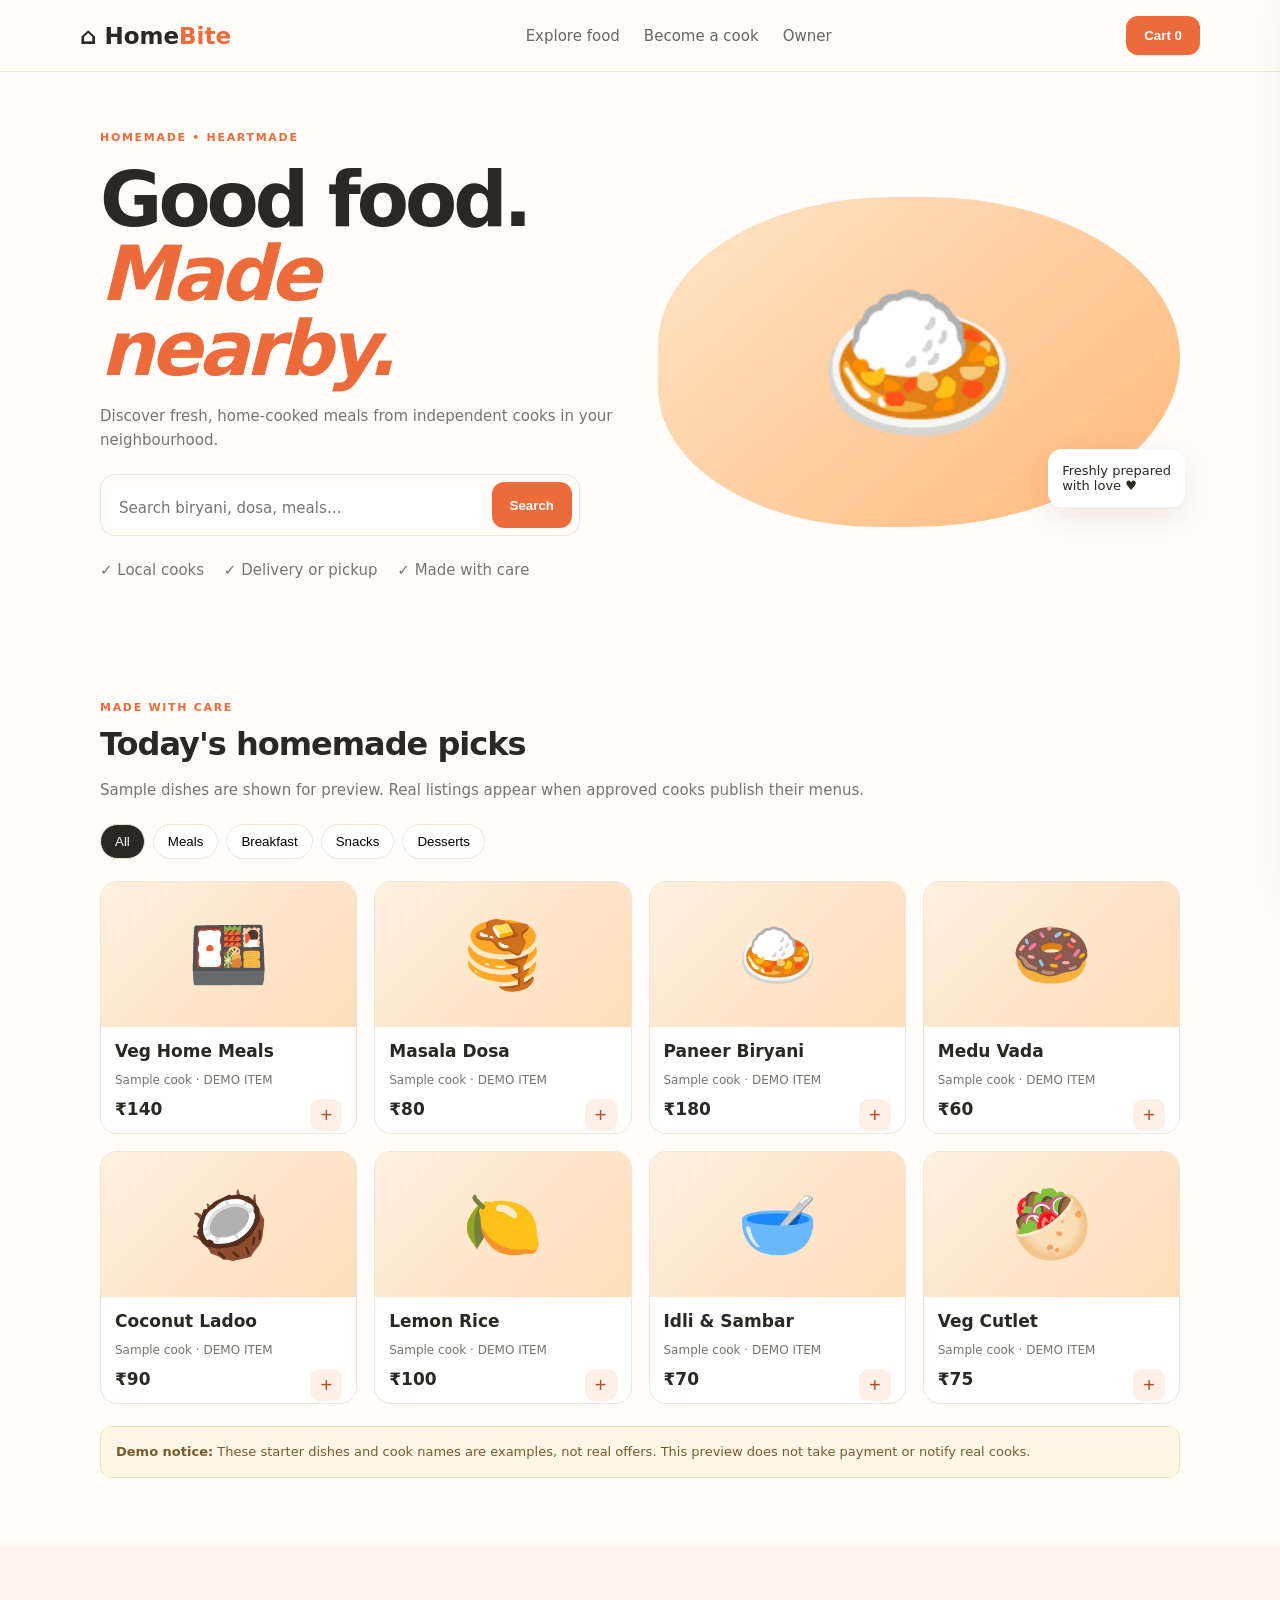
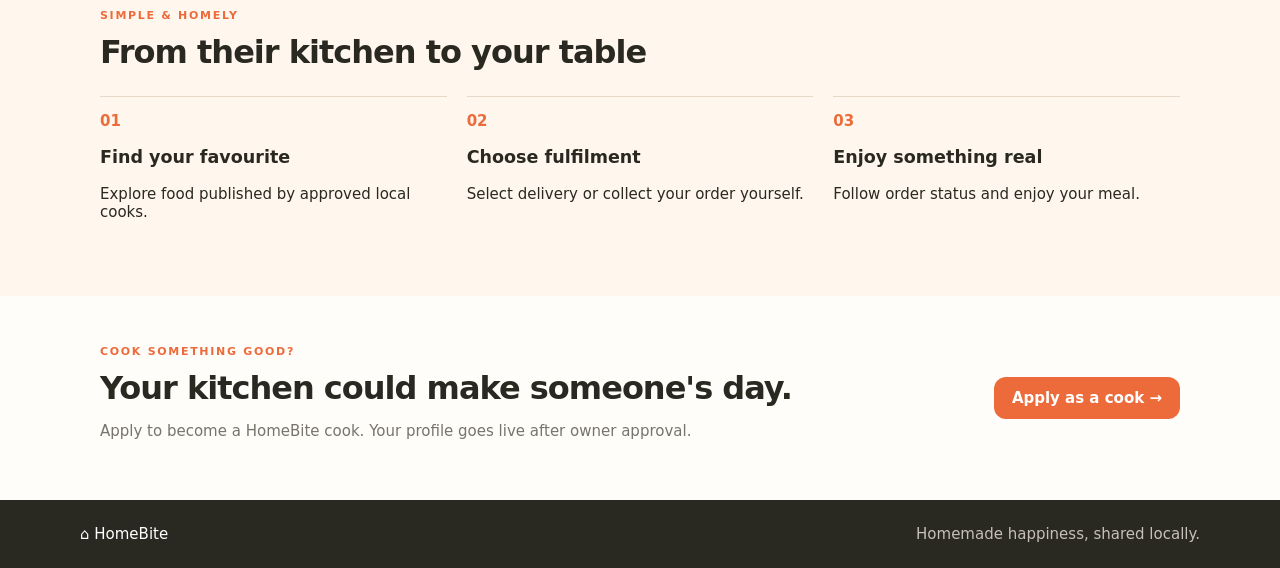
<file: HomeBite-PWA/index.html>
<!doctype html><html lang="en"><head><meta charset="utf-8"><meta name="viewport" content="width=device-width,initial-scale=1"><title>HomeBite | Homemade happiness</title><link rel="stylesheet" href="css/style.css"><link rel="manifest" href="manifest.webmanifest">
<meta name="theme-color" content="#ed6b3b">
<link rel="icon" href="icons/icon.svg" type="image/svg+xml">
<meta name="apple-mobile-web-app-capable" content="yes">
<meta name="apple-mobile-web-app-status-bar-style" content="default">
<script defer src="pwa.js"></script>
</head><body>
<header><a class="logo" href="index.html">⌂ Home<span>Bite</span></a><nav><a href="#food">Explore food</a><a href="cook.html">Become a cook</a><a href="owner.html">Owner</a></nav><button id="openCart" class="primary">Cart <b id="count">0</b></button><button id="installApp" class="primary" type="button" hidden>Install HomeBite</button></header>
<main><section class="hero"><div><small>HOMEMADE • HEARTMADE</small><h1>Good food.<br><em>Made nearby.</em></h1><p>Discover fresh, home-cooked meals from independent cooks in your neighbourhood.</p><div class="search"><input id="search" placeholder="Search biryani, dosa, meals…"><button class="primary" id="searchBtn">Search</button></div><p class="muted">✓ Local cooks　 ✓ Delivery or pickup　 ✓ Made with care</p></div><div class="heroart">🍛<span>Freshly prepared<br>with love ♥</span></div></section>
<section id="food"><small>MADE WITH CARE</small><h2>Today's homemade picks</h2><p class="muted">Sample dishes are shown for preview. Real listings appear when approved cooks publish their menus.</p><div class="filters"><button data-cat="All" class="active">All</button><button data-cat="Meals">Meals</button><button data-cat="Breakfast">Breakfast</button><button data-cat="Snacks">Snacks</button><button data-cat="Desserts">Desserts</button></div><div id="foods" class="grid"></div><div class="notice"><b>Demo notice:</b> These starter dishes and cook names are examples, not real offers. This preview does not take payment or notify real cooks.</div></section>
<section class="how"><small>SIMPLE & HOMELY</small><h2>From their kitchen to your table</h2><div class="three"><article><b>01</b><h3>Find your favourite</h3><p>Explore food published by approved local cooks.</p></article><article><b>02</b><h3>Choose fulfilment</h3><p>Select delivery or collect your order yourself.</p></article><article><b>03</b><h3>Enjoy something real</h3><p>Follow order status and enjoy your meal.</p></article></div></section><section class="join"><div><small>COOK SOMETHING GOOD?</small><h2>Your kitchen could make someone's day.</h2><p>Apply to become a HomeBite cook. Your profile goes live after owner approval.</p></div><a class="primary linkbtn" href="cook.html">Apply as a cook →</a></section></main><footer>⌂ HomeBite <span>Homemade happiness, shared locally.</span></footer>
<aside id="cart"><button id="closeCart" class="x">×</button><h2>Your cart</h2><div id="cartRows"></div><b id="subtotal">Subtotal ₹0</b><label>Fulfilment<select id="fulfilment"><option value="delivery">Delivery</option><option value="pickup">Pickup</option></select></label><label>Delivery address / pickup note<input id="address" placeholder="Enter address or note"></label><button id="place" class="primary">Place demo order</button><p class="muted">Demo only — no payment is collected.</p></aside><div id="shade"></div><div id="toast"></div><script src="js/store.js"></script></body></html>
</file>
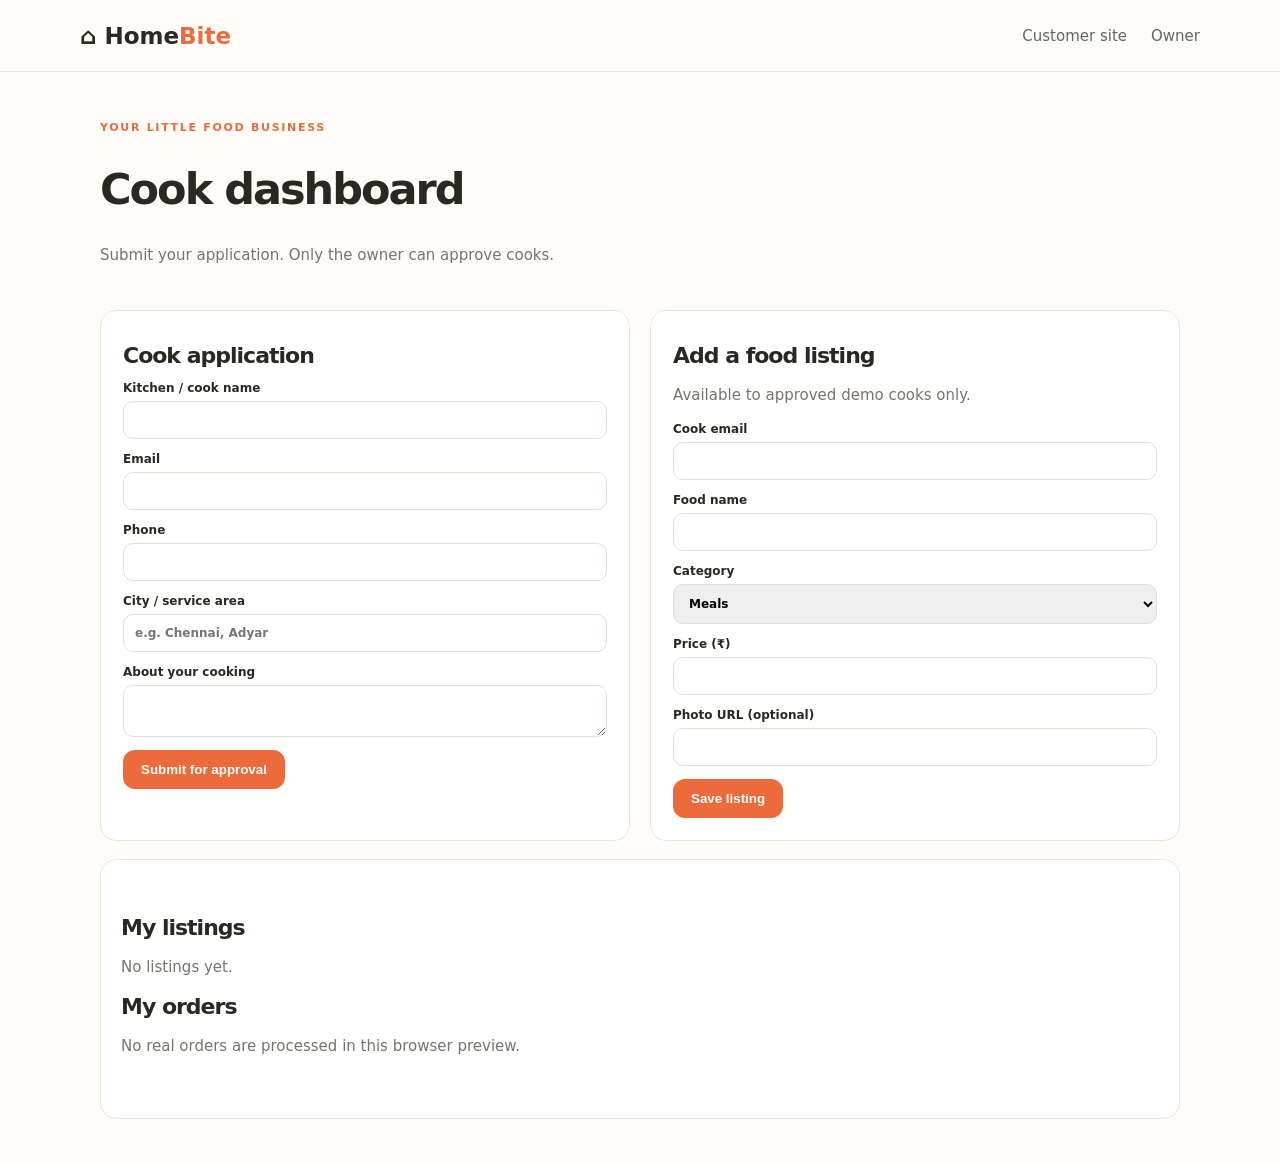
<file: HomeBite-PWA/cook.html>
<!doctype html><html><head><meta charset="utf-8"><meta name="viewport" content="width=device-width,initial-scale=1"><title>Cook dashboard | HomeBite</title><link rel="stylesheet" href="css/style.css"><link rel="manifest" href="manifest.webmanifest">
<meta name="theme-color" content="#ed6b3b">
<link rel="icon" href="icons/icon.svg" type="image/svg+xml">
<meta name="apple-mobile-web-app-capable" content="yes">
<meta name="apple-mobile-web-app-status-bar-style" content="default">
<script defer src="pwa.js"></script>
</head><body><header><a class="logo" href="index.html">⌂ Home<span>Bite</span></a><nav><a href="index.html">Customer site</a><a href="owner.html">Owner</a></nav></header><main class="dash"><small>YOUR LITTLE FOOD BUSINESS</small><h1>Cook dashboard</h1><p class="muted">Submit your application. Only the owner can approve cooks.</p><div class="two"><section class="panel"><h2>Cook application</h2><form id="apply"><label>Kitchen / cook name<input id="name" required></label><label>Email<input id="email" type="email" required></label><label>Phone<input id="phone" required></label><label>City / service area<input id="area" required placeholder="e.g. Chennai, Adyar"></label><label>About your cooking<textarea id="about"></textarea></label><button class="primary">Submit for approval</button></form></section><section class="panel"><h2>Add a food listing</h2><p class="muted">Available to approved demo cooks only.</p><form id="addFood"><label>Cook email<input id="cookEmail" type="email" required></label><label>Food name<input id="foodName" required></label><label>Category<select id="category"><option>Meals</option><option>Breakfast</option><option>Snacks</option><option>Desserts</option></select></label><label>Price (₹)<input id="price" type="number" min="1" required></label><label>Photo URL (optional)<input id="photo" type="url"></label><button class="primary">Save listing</button></form></section></div><section class="panel"><h2>My listings</h2><div id="myFoods"></div><h2>My orders</h2><p class="muted">No real orders are processed in this browser preview.</p></section></main><script src="js/cook.js"></script></body></html>
</file>
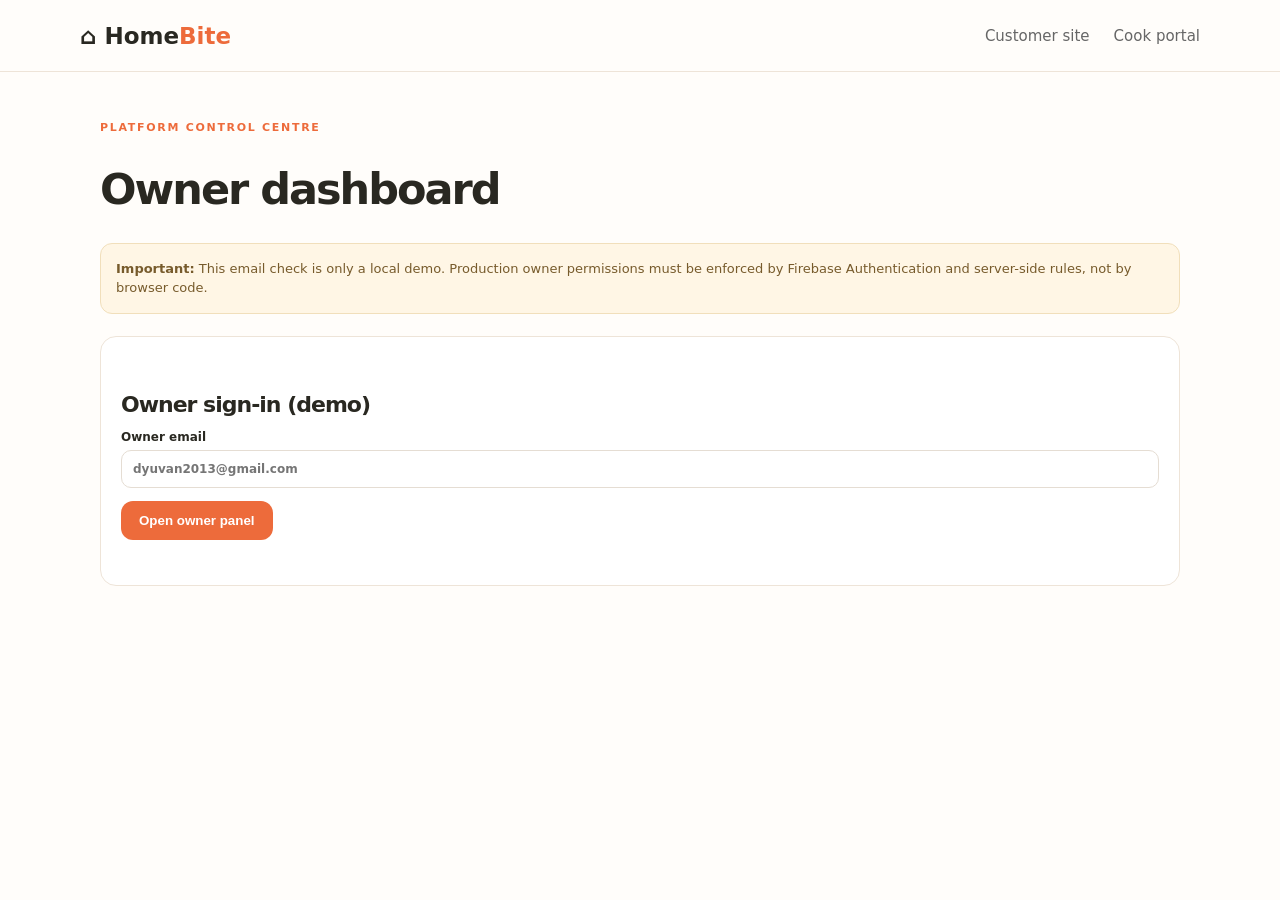
<file: HomeBite-PWA/owner.html>
<!doctype html><html><head><meta charset="utf-8"><meta name="viewport" content="width=device-width,initial-scale=1"><title>Owner dashboard | HomeBite</title><link rel="stylesheet" href="css/style.css"><link rel="manifest" href="manifest.webmanifest">
<meta name="theme-color" content="#ed6b3b">
<link rel="icon" href="icons/icon.svg" type="image/svg+xml">
<meta name="apple-mobile-web-app-capable" content="yes">
<meta name="apple-mobile-web-app-status-bar-style" content="default">
<script defer src="pwa.js"></script>
</head><body><header><a class="logo" href="index.html">⌂ Home<span>Bite</span></a><nav><a href="index.html">Customer site</a><a href="cook.html">Cook portal</a></nav></header><main class="dash"><small>PLATFORM CONTROL CENTRE</small><h1>Owner dashboard</h1><div class="notice"><b>Important:</b> This email check is only a local demo. Production owner permissions must be enforced by Firebase Authentication and server-side rules, not by browser code.</div><section class="panel" id="gate"><h2>Owner sign-in (demo)</h2><label>Owner email<input id="ownerEmail" type="email" placeholder="dyuvan2013@gmail.com"></label><button class="primary" id="signIn">Open owner panel</button></section><div id="panel" hidden><div class="stats"><div>Cook applications<b id="nCooks">0</b></div><div>Food listings<b id="nFoods">0</b></div><div>Demo orders<b id="nOrders">0</b></div><div>Commission<b id="nRate">10%</b></div></div><div class="two"><section class="panel"><h2>Cook applications</h2><div id="apps"></div></section><section class="panel"><h2>Commission settings</h2><p>Proposed starting commission: 10%.</p><label>Commission percentage<input id="rate" type="number" min="0" max="40" step=".5" value="10"></label><button class="primary" id="saveRate">Save demo rate</button></section></div><section class="panel"><h2>Orders</h2><div id="orders"></div></section></div></main><script src="js/owner.js"></script></body></html>
</file>
<file: HomeBite-PWA/css/style.css>
:root{--orange:#ed6b3b;--ink:#292821;--muted:#77746d;--cream:#fff7ed;--line:#eee4d8}*{box-sizing:border-box}body{margin:0;color:var(--ink);font:15px Inter,system-ui,Arial;background:#fffdfa}a{color:inherit;text-decoration:none}header{height:72px;display:flex;align-items:center;justify-content:space-between;padding:0 max(20px,calc((100% - 1120px)/2));border-bottom:1px solid var(--line);position:sticky;top:0;background:#fffdfaf2;z-index:3}.logo{font-size:23px;font-weight:850}.logo span,em{color:var(--orange)}nav{display:flex;gap:24px;color:#666}.primary{background:var(--orange);color:white;border:0;border-radius:12px;padding:12px 18px;font-weight:750;cursor:pointer}.hero{max-width:1120px;margin:auto;min-height:480px;display:grid;grid-template-columns:1fr 1fr;align-items:center;gap:35px;padding:55px 20px}.hero small,small{letter-spacing:1.7px;color:var(--orange);font-weight:850;font-size:11px}.hero h1{font-size:clamp(50px,7vw,76px);letter-spacing:-4px;line-height:.98;margin:18px 0}.hero p{color:var(--muted);line-height:1.6}.search{display:flex;gap:8px;padding:7px;border:1px solid var(--line);border-radius:15px;max-width:480px;margin:22px 0}.search input{border:0;flex:1;min-width:0}.heroart{height:330px;border-radius:48% 52% 55% 45%;background:linear-gradient(140deg,#ffe5c8,#ffb879);display:grid;place-items:center;font-size:165px;position:relative}.heroart span{position:absolute;bottom:20px;right:-5px;background:white;border-radius:14px;padding:14px;font-size:13px;box-shadow:0 10px 30px #6b39151c}main>section:not(.hero){max-width:1120px;margin:0 auto;padding:45px 20px}h2{font-size:32px;letter-spacing:-1px;margin:10px 0}.muted{color:var(--muted);line-height:1.6}.filters{display:flex;gap:8px;margin:22px 0}.filters button{border:1px solid var(--line);background:white;border-radius:25px;padding:9px 14px;cursor:pointer}.filters button.active{background:var(--ink);color:white}.grid{display:grid;grid-template-columns:repeat(4,1fr);gap:17px}.food{border:1px solid var(--line);border-radius:17px;overflow:hidden;background:white}.photo{height:145px;background:linear-gradient(135deg,#fff0df,#ffdcb9);display:grid;place-items:center;font-size:65px}.food div:last-child{padding:14px}.food p{font-size:12px;color:var(--muted)}.food b{font-size:17px}.food button{float:right;border:0;border-radius:9px;background:#fff0e7;color:#b64e29;font-size:20px;width:32px;height:32px;cursor:pointer}.notice{background:#fff6e5;border:1px solid #f1dfbb;border-radius:12px;padding:15px;margin:22px 0;color:#775b2c;font-size:13px;line-height:1.5}.how{background:var(--cream)!important;max-width:none!important;padding:60px max(20px,calc((100% - 1080px)/2))!important}.three,.two{display:grid;grid-template-columns:repeat(3,1fr);gap:20px;margin-top:25px}.three article{border-top:1px solid #e8d8c7;padding-top:15px}.three b{color:var(--orange)}.join{display:flex;align-items:center;justify-content:space-between;gap:20px}.linkbtn{display:inline-block}.join p{color:var(--muted)}footer{background:#292821;color:white;padding:25px max(20px,calc((100% - 1120px)/2));display:flex;justify-content:space-between}footer span{color:#c6c0b8}#cart{position:fixed;right:0;top:0;height:100vh;width:min(390px,100%);background:white;z-index:6;padding:25px;box-shadow:-15px 0 50px #0002;transform:translateX(110%);transition:.2s;overflow:auto}#cart.open{transform:none}#shade{display:none;position:fixed;inset:0;background:#0006;z-index:5}#shade.show{display:block}.x{float:right;border:0;background:#eee;border-radius:8px;font-size:22px}label{display:block;font-size:12px;font-weight:750;margin:13px 0}input,select,textarea{display:block;width:100%;padding:11px;border:1px solid #e5ddd3;border-radius:10px;margin-top:6px;font:inherit}#cart .primary{width:100%;margin-top:15px}.dash{max-width:1120px;margin:auto;padding:45px 20px}.dash h1{font-size:43px;letter-spacing:-2px}.two{grid-template-columns:1fr 1fr}.panel{border:1px solid var(--line);border-radius:16px;padding:22px;margin:18px 0;background:white}.panel h2{font-size:22px}.stats{display:grid;grid-template-columns:repeat(4,1fr);gap:12px}.stats div{background:#fff1e4;border-radius:13px;padding:17px;color:#795b43}.stats b{display:block;font-size:25px;color:var(--ink);margin-top:8px}.row{padding:13px 0;border-top:1px solid var(--line);display:flex;justify-content:space-between;gap:10px;align-items:center}.row button{font-size:12px;padding:8px}.toast{position:fixed;bottom:20px;left:50%;transform:translateX(-50%);background:#292821;color:white;padding:12px 18px;border-radius:12px;z-index:9}@media(max-width:800px){nav{display:none}.hero{grid-template-columns:1fr}.heroart{height:260px;font-size:125px}.grid{grid-template-columns:repeat(2,1fr)}.three{grid-template-columns:1fr}.stats{grid-template-columns:repeat(2,1fr)}}@media(max-width:520px){header{padding:0 14px}.two{grid-template-columns:1fr}.join,footer{align-items:flex-start;flex-direction:column}.hero h1{font-size:54px}.grid{gap:9px}.photo{height:110px}.dash h1{font-size:35px}}
</file>
